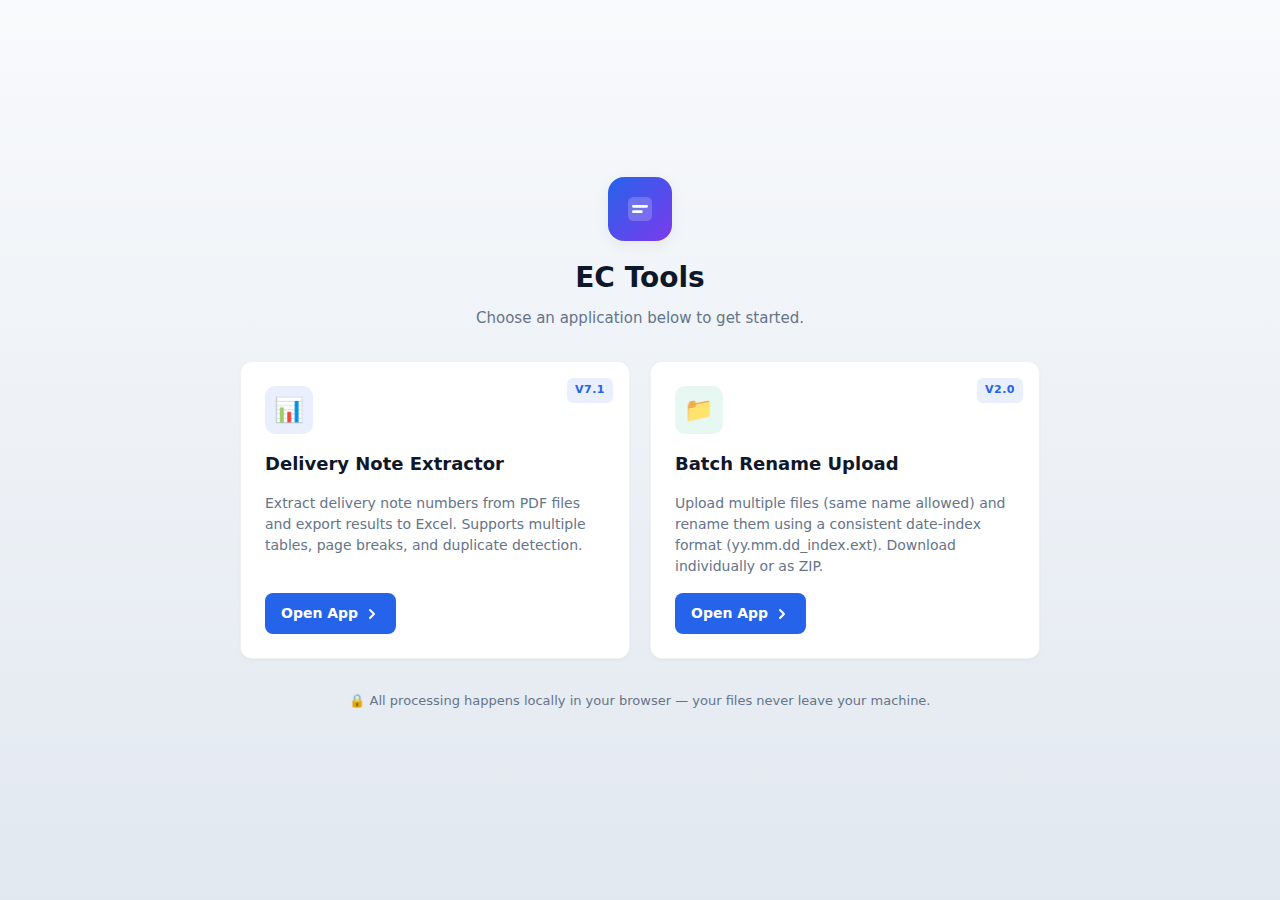
<file: menu.html>
<!DOCTYPE html>
<html lang="en">
<head>
  <meta charset="utf-8" />
  <meta name="viewport" content="width=device-width, initial-scale=1" />
  <meta name="description" content="EC Tools - Delivery note extraction and batch file renaming utilities" />
  <title>EC Tools — Menu</title>
  <style>
    :root {
      --bg: #f8fafc;
      --card: #ffffff;
      --text: #0f172a;
      --muted: #64748b;
      --accent: #2563eb;
      --accent-hover: #1d4ed8;
      --success: #10b981;
      --border: rgba(15, 23, 42, 0.06);
      --shadow-sm: 0 1px 3px rgba(0, 0, 0, 0.04);
      --shadow: 0 4px 16px rgba(0, 0, 0, 0.06);
      --shadow-lg: 0 8px 32px rgba(0, 0, 0, 0.08);
      --radius: 12px;
    }
    *, *::before, *::after { box-sizing: border-box; }
    html, body { height: 100%; }
    body {
      font-family: 'Inter', system-ui, -apple-system, 'Segoe UI', Roboto, 'Helvetica Neue', Arial, sans-serif;
      background: linear-gradient(180deg, var(--bg) 0%, #e2e8f0 100%);
      margin: 0;
      padding: 32px;
      color: var(--text);
      line-height: 1.5;
      min-height: 100vh;
      display: flex;
      align-items: center;
      justify-content: center;
      -webkit-font-smoothing: antialiased;
    }
    .container { max-width: 800px; width: 100%; }
    .header { text-align: center; margin-bottom: 32px; }
    .header .logo {
      width: 64px;
      height: 64px;
      background: linear-gradient(135deg, var(--accent), #7c3aed);
      border-radius: 16px;
      display: inline-flex;
      align-items: center;
      justify-content: center;
      margin-bottom: 16px;
      box-shadow: var(--shadow);
    }
    .header .logo svg { width: 32px; height: 32px; }
    .header h1 { margin: 0; font-size: 28px; font-weight: 700; color: var(--text); }
    .header p { margin: 8px 0 0; color: var(--muted); font-size: 15px; }
    .grid { display: grid; grid-template-columns: repeat(auto-fit, minmax(280px, 1fr)); gap: 20px; }
    .tile {
      background: var(--card);
      border-radius: var(--radius);
      padding: 24px;
      text-decoration: none;
      color: inherit;
      display: flex;
      flex-direction: column;
      gap: 16px;
      box-shadow: var(--shadow-sm);
      border: 1px solid var(--border);
      transition: transform 0.2s ease, box-shadow 0.2s ease, border-color 0.2s ease;
      position: relative;
      overflow: hidden;
    }
    .tile::before {
      content: '';
      position: absolute;
      top: 0;
      left: 0;
      right: 0;
      height: 4px;
      background: linear-gradient(90deg, var(--accent), #7c3aed);
      opacity: 0;
      transition: opacity 0.2s ease;
    }
    .tile:hover {
      transform: translateY(-4px);
      box-shadow: var(--shadow-lg);
      border-color: rgba(37, 99, 235, 0.2);
    }
    .tile:hover::before { opacity: 1; }
    .tile:focus { outline: 2px solid var(--accent); outline-offset: 2px; }
    .tile .icon {
      width: 48px;
      height: 48px;
      border-radius: 10px;
      display: flex;
      align-items: center;
      justify-content: center;
      font-size: 24px;
    }
    .tile.extractor .icon { background: rgba(37, 99, 235, 0.1); }
    .tile.rename .icon { background: rgba(16, 185, 129, 0.1); }
    .tile .title { font-weight: 600; font-size: 18px; margin: 0; }
    .tile .desc { color: var(--muted); font-size: 14px; margin: 0; flex: 1; }
    .tile .cta {
      display: inline-flex;
      align-items: center;
      gap: 6px;
      padding: 10px 16px;
      background: var(--accent);
      color: #fff;
      border-radius: 8px;
      font-weight: 600;
      font-size: 14px;
      text-decoration: none;
      transition: background 0.15s ease;
      width: fit-content;
    }
    .tile:hover .cta { background: var(--accent-hover); }
    .tile .badge {
      position: absolute;
      top: 16px;
      right: 16px;
      background: rgba(37, 99, 235, 0.1);
      color: var(--accent);
      font-size: 11px;
      font-weight: 600;
      padding: 4px 8px;
      border-radius: 6px;
      text-transform: uppercase;
      letter-spacing: 0.5px;
    }
    .footer { margin-top: 32px; text-align: center; color: var(--muted); font-size: 13px; }
    .footer a { color: var(--accent); text-decoration: none; }
    .footer a:hover { text-decoration: underline; }
    @media (max-width: 600px) {
      body { padding: 20px; align-items: flex-start; }
      .header h1 { font-size: 24px; }
      .grid { grid-template-columns: 1fr; }
      .tile { padding: 20px; }
    }
    @media (prefers-reduced-motion: reduce) {
      * { animation: none !important; transition: none !important; }
    }
    @media (prefers-color-scheme: dark) {
      :root {
        --bg: #0f172a;
        --card: #1e293b;
        --text: #f1f5f9;
        --muted: #94a3b8;
        --border: rgba(255, 255, 255, 0.06);
      }
    }
  </style>
</head>
<body>
  <div class="container">
    <header class="header">
      <div class="logo" aria-hidden="true">
        <svg viewBox="0 0 24 24" fill="none" xmlns="http://www.w3.org/2000/svg">
          <rect x="3" y="3" width="18" height="18" rx="4" fill="white" fill-opacity="0.2"/>
          <path d="M7 10h10M7 14h6" stroke="white" stroke-width="2" stroke-linecap="round"/>
        </svg>
      </div>
      <h1>EC Tools</h1>
      <p>Choose an application below to get started.</p>
    </header>
    <main>
      <div class="grid" role="list">
        <a class="tile extractor" href="index.html" role="listitem" aria-label="Open Delivery Note Extractor">
          <span class="badge">v7.1</span>
          <div class="icon" aria-hidden="true">📊</div>
          <h2 class="title">Delivery Note Extractor</h2>
          <p class="desc">
            Extract delivery note numbers from PDF files and export results to Excel.
            Supports multiple tables, page breaks, and duplicate detection.
          </p>
          <span class="cta">
            Open App
            <svg width="16" height="16" viewBox="0 0 16 16" fill="none" aria-hidden="true">
              <path d="M6 12l4-4-4-4" stroke="currentColor" stroke-width="2" stroke-linecap="round" stroke-linejoin="round"/>
            </svg>
          </span>
        </a>
        <a class="tile rename" href="rename-upload.html" role="listitem" aria-label="Open Batch Rename Upload">
          <span class="badge">v2.0</span>
          <div class="icon" aria-hidden="true">📁</div>
          <h2 class="title">Batch Rename Upload</h2>
          <p class="desc">
            Upload multiple files (same name allowed) and rename them using a consistent
            date-index format (yy.mm.dd_index.ext). Download individually or as ZIP.
          </p>
          <span class="cta">
            Open App
            <svg width="16" height="16" viewBox="0 0 16 16" fill="none" aria-hidden="true">
              <path d="M6 12l4-4-4-4" stroke="currentColor" stroke-width="2" stroke-linecap="round" stroke-linejoin="round"/>
            </svg>
          </span>
        </a>
      </div>
    </main>
    <footer class="footer">
      <p>🔒 All processing happens locally in your browser — your files never leave your machine.</p>
    </footer>
  </div>
</body>
</html>
</file>
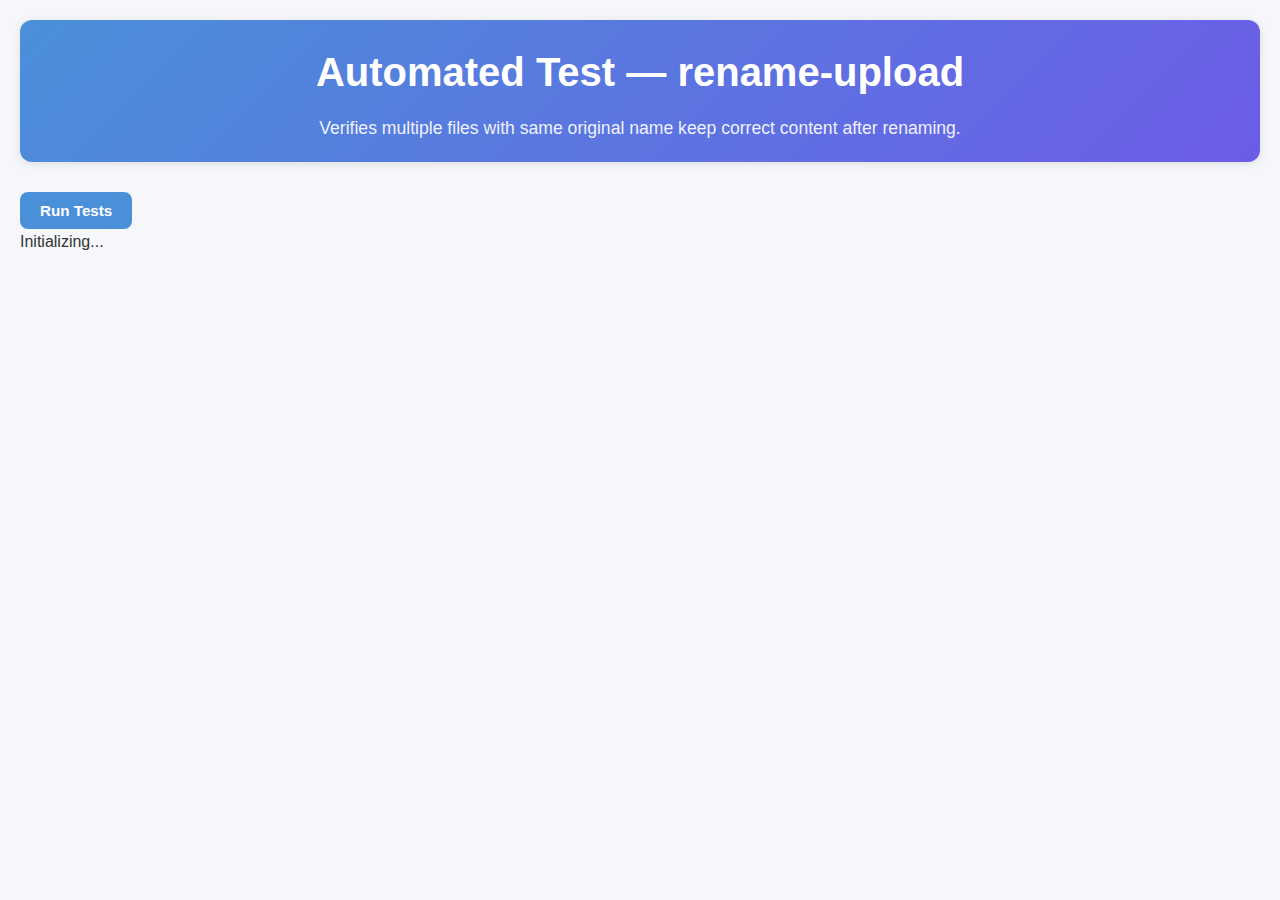
<file: rename-upload-test.html>
<!doctype html>
<html lang="en">
<head>
  <meta charset="utf-8">
  <meta name="viewport" content="width=device-width,initial-scale=1">
  <title>Rename Upload - Automated Test</title>
  <link rel="stylesheet" href="styles.css">
</head>
<body>
  <div class="container">
    <header class="header">
      <h1>Automated Test — rename-upload</h1>
      <p class="subtitle">Verifies multiple files with same original name keep correct content after renaming.</p>
    </header>

    <section class="test-section">
      <button id="runTest" class="btn btn-primary">Run Tests</button>
      <div id="results"></div>
    </section>
  </div>

  <script src="rename-upload.js"></script>
  <script>
    // Build three distinct File objects with identical original names but different contents
    async function run() {
      const resultsDiv = document.getElementById('results');
      resultsDiv.innerHTML = '<div class="test-result info">Initializing...</div>';

      // create three files named 'duplicate.pdf' with different text content
      const contents = ['CONTENT-A', 'CONTENT-B', 'CONTENT-C'];
      const files = contents.map((c, i) => new File([c], 'duplicate.pdf', { type: 'application/pdf' }));

      // programmatically add files
      RenameUpload.addFiles(files);

      resultsDiv.innerHTML = '<div class="test-result info">Files added to uploader. Processing...</div>';

      // process (rename)
      await RenameUpload.process();

      resultsDiv.innerHTML = '<div class="test-result info">Processing complete. Verifying contents...</div>';

      // Get internal state
      const state = RenameUpload._internal();

      // we will read each renamedFile as text and compare
      const failures = [];

      for (let i = 0; i < state.length; i++) {
        const u = state[i];
        const renamed = u.renamedFile;
        if (!renamed) {
          failures.push(`Item ${i+1}: renamedFile missing`);
          continue;
        }

        // read content as text (Blobs created from small strings are readable)
        const text = await renamed.text();
        const expected = contents[i];
        if (text !== expected) {
          failures.push(`Mismatch for ${u.newName}: expected "${expected}", got "${text}"`);
        }
      }

      if (failures.length === 0) {
        resultsDiv.innerHTML = '<div class="test-result pass">✓ All renamed files preserved original content in correct order.</div>';
      } else {
        resultsDiv.innerHTML = '<div class="test-result fail"><strong>Failures:</strong><br>' + failures.join('<br>') + '</div>';
      }

      // Show mapping
      const mapping = state.map((u, i) => `<li>${u.originalName} → ${u.newName} (size ${u.size})</li>`).join('');
      resultsDiv.insertAdjacentHTML('beforeend', `<h3>Mapping</h3><ul>${mapping}</ul>`);
    }

    document.getElementById('runTest').addEventListener('click', run);

    // Auto-run tests when the page loads so CI / Simple Browser can execute without manual click
    window.addEventListener('DOMContentLoaded', () => {
      // small timeout to ensure RenameUpload API initialized
      setTimeout(() => {
        try { run(); } catch (e) { console.error('Auto-run test error', e); }
      }, 100);
    });
  </script>
</body>
</html>
</file>
<file: styles.css>
/* ===========================================
   DELIVERY NOTE EXTRACTOR - STYLES v4.0
   Professional Edition - Complete CSS
   =========================================== */

/* CSS Variables for theming */
:root {
    --primary-color: #4a90d9;
    --primary-hover: #357abd;
    --success-color: #28a745;
    --success-hover: #218838;
    --warning-color: #ffc107;
    --warning-hover: #e0a800;
    --danger-color: #dc3545;
    --danger-hover: #c82333;
    --info-color: #17a2b8;
    --info-hover: #138496;
    --auto-correct-color: #9b59b6;
    --auto-correct-hover: #8e44ad;
    --background-color: #f5f7fa;
    --card-background: #ffffff;
    --text-primary: #333333;
    --text-secondary: #666666;
    --border-color: #e0e0e0;
    --shadow: 0 2px 10px rgba(0, 0, 0, 0.1);
    --shadow-hover: 0 4px 20px rgba(0, 0, 0, 0.15);
    --radius: 8px;
    --radius-lg: 12px;
}

/* Reset & Base Styles */
* {
    margin: 0;
    padding: 0;
    box-sizing: border-box;
}

body {
    font-family: 'Segoe UI', Tahoma, Geneva, Verdana, sans-serif;
    background-color: var(--background-color);
    color: var(--text-primary);
    line-height: 1.6;
    min-height: 100vh;
}

/* Container */
.container {
    max-width: 1400px;
    margin: 0 auto;
    padding: 20px;
}

/* Header */
.header {
    text-align: center;
    margin-bottom: 30px;
    padding: 20px;
    background: linear-gradient(135deg, var(--primary-color), #6c5ce7);
    color: white;
    border-radius: var(--radius-lg);
    box-shadow: var(--shadow);
    position: relative;
}

.header h1 {
    font-size: 2.5rem;
    margin-bottom: 10px;
}

.subtitle {
    font-size: 1.1rem;
    opacity: 0.9;
}

.version-badge {
    display: inline-block;
    margin-top: 10px;
    padding: 4px 12px;
    background: rgba(255, 255, 255, 0.2);
    border-radius: 20px;
    font-size: 0.85rem;
}

/* Library Status */
.library-status {
    background-color: #fff3cd;
    border: 1px solid #ffc107;
    border-radius: var(--radius);
    padding: 15px;
    margin-bottom: 20px;
    text-align: center;
}

.library-error {
    color: #856404;
    font-weight: 600;
}

/* Upload Section */
.upload-section {
    margin-bottom: 30px;
    position: relative;
}

.drop-zone {
    border: 3px dashed var(--primary-color);
    border-radius: var(--radius-lg);
    padding: 60px 40px;
    text-align: center;
    background-color: var(--card-background);
    transition: all 0.3s ease;
    cursor: pointer;
    user-select: none;
}

.drop-zone:hover,
.drop-zone.dragover {
    background-color: #e8f4fd;
    border-color: var(--primary-hover);
    transform: scale(1.01);
}

.drop-zone-content {
    display: flex;
    flex-direction: column;
    align-items: center;
    gap: 15px;
    pointer-events: none;
}

.drop-zone-content .upload-btn {
    pointer-events: auto;
}

.drop-icon {
    font-size: 4rem;
}

.drop-text {
    font-size: 1.2rem;
    color: var(--text-secondary);
}

.upload-btn {
    display: inline-block;
    padding: 12px 30px;
    background-color: var(--primary-color);
    color: white;
    border: none;
    border-radius: var(--radius);
    cursor: pointer;
    font-size: 1rem;
    font-weight: 600;
    transition: background-color 0.3s ease, transform 0.2s ease;
}

.upload-btn:hover {
    background-color: var(--primary-hover);
    transform: scale(1.05);
}

.upload-btn:active {
    transform: scale(0.98);
}

.drop-hint {
    font-size: 0.9rem;
    color: var(--text-secondary);
}

/* Buttons */
.btn {
    padding: 10px 20px;
    border: none;
    border-radius: var(--radius);
    cursor: pointer;
    font-size: 0.95rem;
    font-weight: 600;
    transition: all 0.3s ease;
    display: inline-flex;
    align-items: center;
    gap: 8px;
}

.btn:disabled {
    opacity: 0.5;
    cursor: not-allowed;
}

.btn-primary {
    background-color: var(--primary-color);
    color: white;
}

.btn-primary:hover:not(:disabled) {
    background-color: var(--primary-hover);
}

.btn-success {
    background-color: var(--success-color);
    color: white;
}

.btn-success:hover:not(:disabled) {
    background-color: var(--success-hover);
}

.btn-danger {
    background-color: var(--danger-color);
    color: white;
}

.btn-danger:hover:not(:disabled) {
    background-color: var(--danger-hover);
}

.btn-secondary {
    background-color: #6c757d;
    color: white;
}

.btn-secondary:hover:not(:disabled) {
    background-color: #5a6268;
}

.btn-info {
    background-color: var(--info-color);
    color: white;
}

.btn-info:hover:not(:disabled) {
    background-color: var(--info-hover);
}

.btn-small {
    padding: 6px 12px;
    font-size: 0.85rem;
}

/* Files Section */
.files-section {
    background-color: var(--card-background);
    border-radius: var(--radius-lg);
    padding: 25px;
    margin-bottom: 30px;
    box-shadow: var(--shadow);
}

.section-header {
    display: flex;
    justify-content: space-between;
    align-items: center;
    margin-bottom: 20px;
    flex-wrap: wrap;
    gap: 15px;
}

.section-header h2 {
    font-size: 1.4rem;
    color: var(--text-primary);
}

.action-buttons {
    display: flex;
    gap: 10px;
    flex-wrap: wrap;
}

/* Search Box */
.search-box {
    flex-grow: 1;
    max-width: 300px;
}

.search-input {
    width: 100%;
    padding: 10px 15px;
    border: 2px solid var(--border-color);
    border-radius: var(--radius);
    font-size: 0.95rem;
    transition: border-color 0.3s ease;
}

.search-input:focus {
    outline: none;
    border-color: var(--primary-color);
}

/* Global Progress */
.global-progress {
    margin-bottom: 20px;
    padding: 15px;
    background-color: #f8f9fa;
    border-radius: var(--radius);
}

.progress-info {
    display: flex;
    justify-content: space-between;
    margin-bottom: 8px;
    font-weight: 600;
}

.progress-bar {
    height: 20px;
    background-color: #e0e0e0;
    border-radius: 10px;
    overflow: hidden;
}

.progress-fill {
    height: 100%;
    background: linear-gradient(90deg, var(--primary-color), var(--success-color));
    width: 0%;
    transition: width 0.3s ease;
    border-radius: 10px;
}

/* Table */
.table-container {
    overflow-x: auto;
    margin-bottom: 20px;
}

.files-table {
    width: 100%;
    border-collapse: collapse;
    font-size: 0.9rem;
}

.files-table th,
.files-table td {
    padding: 12px 15px;
    text-align: left;
    border-bottom: 1px solid var(--border-color);
}

.files-table th {
    background-color: #f8f9fa;
    font-weight: 600;
    color: var(--text-primary);
    white-space: nowrap;
}

.files-table th.sortable {
    cursor: pointer;
    user-select: none;
    transition: background-color 0.2s ease;
}

.files-table th.sortable:hover {
    background-color: #e9ecef;
}

.files-table th.sort-asc::after {
    content: ' ▲';
    color: var(--primary-color);
}

.files-table th.sort-desc::after {
    content: ' ▼';
    color: var(--primary-color);
}

.files-table tbody tr:hover {
    background-color: #f8f9fa;
}

/* Clickable Cell Links */
.cell-link {
    background: none;
    border: none;
    color: inherit;
    font-weight: 600;
    cursor: pointer;
    padding: 4px 8px;
    border-radius: 4px;
    transition: all 0.2s ease;
    text-decoration: underline;
    text-decoration-style: dotted;
}

.cell-link:hover {
    background-color: rgba(0, 0, 0, 0.05);
    text-decoration-style: solid;
}

.num-accepted .cell-link {
    color: var(--success-color);
}

.num-excluded .cell-link {
    color: #856404;
}

.num-invalid .cell-link {
    color: var(--danger-color);
}

.num-duplicate .cell-link {
    color: var(--info-color);
}

.num-corrected .cell-link {
    color: var(--auto-correct-color);
}

/* Status Badges */
.status-badge {
    display: inline-block;
    padding: 4px 12px;
    border-radius: 20px;
    font-size: 0.8rem;
    font-weight: 600;
    white-space: nowrap;
}

.status-pending {
    background-color: #e9ecef;
    color: #495057;
}

.status-processing {
    background-color: #fff3cd;
    color: #856404;
    animation: pulse 1.5s infinite;
}

.status-done {
    background-color: #d4edda;
    color: #155724;
}

.status-error {
    background-color: #f8d7da;
    color: #721c24;
}

.status-empty {
    background-color: #fff3cd;
    color: #856404;
    cursor: help;
}

.no-download {
    display: inline-block;
    padding: 4px 8px;
    font-size: 0.75rem;
    color: #6c757d;
    background-color: #e9ecef;
    border-radius: 4px;
    cursor: help;
}

@keyframes pulse {
    0%, 100% { opacity: 1; }
    50% { opacity: 0.6; }
}

/* Validation Info Box */
.validation-info {
    background: linear-gradient(135deg, #f8f9fa, #e9ecef);
    border-radius: var(--radius);
    padding: 20px;
    margin-top: 20px;
}

.validation-info h4 {
    margin-bottom: 15px;
    color: var(--text-primary);
}

.validation-info ul {
    list-style: none;
    display: grid;
    grid-template-columns: repeat(auto-fit, minmax(280px, 1fr));
    gap: 10px;
}

.validation-info li {
    display: flex;
    align-items: center;
    gap: 10px;
    font-size: 0.9rem;
}

.rule-badge {
    display: inline-block;
    padding: 2px 8px;
    border-radius: 4px;
    font-size: 0.75rem;
    font-weight: 600;
}

.rule-badge.accepted {
    background-color: #d4edda;
    color: #155724;
}

.rule-badge.excluded {
    background-color: #fff3cd;
    color: #856404;
}

.rule-badge.invalid {
    background-color: #f8d7da;
    color: #721c24;
}

.rule-badge.corrected {
    background-color: #f3e8ff;
    color: #6b21a8;
}

/* Dashboard Section */
.dashboard-section {
    background-color: var(--card-background);
    border-radius: var(--radius-lg);
    padding: 25px;
    margin-bottom: 30px;
    box-shadow: var(--shadow);
}

.dashboard-section h2 {
    margin-bottom: 20px;
    font-size: 1.4rem;
}

.dashboard-section h2 small {
    font-size: 0.7em;
    color: var(--text-secondary);
    font-weight: normal;
}

.stats-grid {
    display: grid;
    grid-template-columns: repeat(auto-fit, minmax(200px, 1fr));
    gap: 20px;
}

.stat-card {
    display: flex;
    align-items: center;
    gap: 15px;
    padding: 20px;
    background-color: #f8f9fa;
    border-radius: var(--radius);
    border-left: 4px solid var(--primary-color);
    transition: transform 0.3s ease, box-shadow 0.3s ease;
}

.stat-card:hover {
    transform: translateY(-3px);
    box-shadow: var(--shadow-hover);
}

.stat-card.clickable {
    cursor: pointer;
}

.stat-card.clickable:hover {
    transform: translateY(-5px);
}

.stat-card.clickable::after {
    content: '👁️';
    position: absolute;
    right: 10px;
    top: 10px;
    opacity: 0;
    transition: opacity 0.2s ease;
}

.stat-card.clickable:hover::after {
    opacity: 1;
}

.stat-card.success {
    border-left-color: var(--success-color);
}

.stat-card.warning {
    border-left-color: var(--warning-color);
}

.stat-card.danger {
    border-left-color: var(--danger-color);
}

.stat-card.info {
    border-left-color: var(--info-color);
}

.stat-card.auto-correct {
    border-left-color: var(--auto-correct-color);
}

.stat-icon {
    font-size: 2rem;
}

.stat-info {
    display: flex;
    flex-direction: column;
}

.stat-value {
    font-size: 1.8rem;
    font-weight: 700;
    color: var(--text-primary);
}

.stat-label {
    font-size: 0.9rem;
    color: var(--text-secondary);
}

/* Errors Section */
.errors-section {
    background-color: var(--card-background);
    border-radius: var(--radius-lg);
    padding: 25px;
    margin-bottom: 30px;
    box-shadow: var(--shadow);
}

.errors-section h2 {
    margin-bottom: 20px;
    font-size: 1.4rem;
    color: var(--danger-color);
}

.error-card {
    background-color: #fff5f5;
    border: 1px solid #fed7d7;
    border-radius: var(--radius);
    padding: 15px;
    margin-bottom: 15px;
}

.error-card-header {
    display: flex;
    justify-content: space-between;
    align-items: center;
    margin-bottom: 10px;
    flex-wrap: wrap;
    gap: 10px;
}

.error-card-title {
    font-weight: 600;
    color: var(--danger-color);
}

.error-list {
    display: flex;
    flex-direction: column;
    gap: 8px;
}

.error-item {
    display: flex;
    align-items: center;
    gap: 10px;
    background-color: white;
    padding: 8px 12px;
    border-radius: 4px;
    font-family: 'Consolas', 'Monaco', monospace;
    font-size: 0.85rem;
    border: 1px solid #fed7d7;
}

.error-value {
    font-weight: 600;
    color: var(--danger-color);
}

.error-reason {
    color: var(--text-secondary);
    font-size: 0.8rem;
}

/* Badges */
.badge {
    display: inline-block;
    padding: 2px 8px;
    border-radius: 12px;
    font-size: 0.75rem;
    font-weight: 600;
}

.badge-red {
    background-color: var(--danger-color);
    color: white;
}

.badge-purple {
    background-color: var(--auto-correct-color);
    color: white;
}

/* Auto-Corrections Card */
.correction-card {
    background-color: #f3e8ff;
    border: 1px solid #d6bcfa;
    border-radius: var(--radius);
    padding: 15px;
    margin-bottom: 15px;
}

.correction-card-header {
    display: flex;
    justify-content: space-between;
    align-items: center;
    margin-bottom: 10px;
    flex-wrap: wrap;
    gap: 10px;
}

.correction-card-title {
    font-weight: 600;
    color: var(--auto-correct-color);
}

.correction-list {
    display: flex;
    flex-direction: column;
    gap: 8px;
}

.correction-item {
    display: flex;
    align-items: center;
    gap: 10px;
    background-color: white;
    padding: 8px 12px;
    border-radius: 4px;
    font-family: 'Consolas', 'Monaco', monospace;
    font-size: 0.85rem;
    border: 1px solid #d6bcfa;
    flex-wrap: wrap;
}

.correction-original {
    color: var(--danger-color);
    text-decoration: line-through;
}

.correction-arrow {
    color: var(--auto-correct-color);
    font-weight: bold;
}

.correction-fixed {
    color: var(--success-color);
    font-weight: bold;
}

.correction-confidence {
    padding: 2px 6px;
    border-radius: 4px;
    font-size: 0.7rem;
    font-weight: 600;
}

.correction-confidence.high {
    background-color: #d4edda;
    color: #155724;
}

.correction-confidence.medium {
    background-color: #fff3cd;
    color: #856404;
}

.more-items {
    text-align: center;
    color: var(--text-secondary);
    font-size: 0.85rem;
    padding: 8px;
}

/* Modal Styles */
.modal-overlay {
    display: none;
    position: fixed;
    top: 0;
    left: 0;
    width: 100%;
    height: 100%;
    background-color: rgba(0, 0, 0, 0.5);
    z-index: 1000;
    justify-content: center;
    align-items: center;
    padding: 20px;
}

.modal-container {
    background-color: white;
    border-radius: var(--radius-lg);
    width: 100%;
    max-width: 800px;
    max-height: 90vh;
    display: flex;
    flex-direction: column;
    box-shadow: 0 10px 40px rgba(0, 0, 0, 0.2);
    animation: modalSlideIn 0.3s ease;
}

@keyframes modalSlideIn {
    from {
        opacity: 0;
        transform: translateY(-20px);
    }
    to {
        opacity: 1;
        transform: translateY(0);
    }
}

.modal-header {
    display: flex;
    justify-content: space-between;
    align-items: center;
    padding: 20px;
    border-bottom: 1px solid var(--border-color);
}

.modal-header h3 {
    font-size: 1.3rem;
    color: var(--text-primary);
}

.modal-close {
    background: none;
    border: none;
    font-size: 1.5rem;
    cursor: pointer;
    color: var(--text-secondary);
    transition: color 0.2s ease;
}

.modal-close:hover {
    color: var(--danger-color);
}

.modal-search {
    display: flex;
    align-items: center;
    gap: 15px;
    padding: 15px 20px;
    background-color: #f8f9fa;
    border-bottom: 1px solid var(--border-color);
}

.modal-search input {
    flex-grow: 1;
    padding: 10px 15px;
    border: 2px solid var(--border-color);
    border-radius: var(--radius);
    font-size: 0.95rem;
}

.modal-search input:focus {
    outline: none;
    border-color: var(--primary-color);
}

.modal-count {
    color: var(--text-secondary);
    font-weight: 600;
    white-space: nowrap;
}

.modal-body {
    flex-grow: 1;
    overflow-y: auto;
    padding: 20px;
}

.modal-list {
    display: flex;
    flex-direction: column;
    gap: 8px;
}

.modal-item {
    display: flex;
    align-items: center;
    gap: 15px;
    padding: 12px 15px;
    background-color: #f8f9fa;
    border-radius: var(--radius);
    border: 1px solid var(--border-color);
    flex-wrap: wrap;
}

.modal-item-correction {
    background-color: #f3e8ff;
    border-color: #d6bcfa;
}

.modal-item-duplicate {
    background-color: #fff8e1;
    border-color: #ffcc80;
}

.duplicate-count {
    background-color: #ff9800;
    color: white;
    padding: 2px 8px;
    border-radius: 12px;
    font-weight: bold;
    font-size: 0.85rem;
}

.modal-value {
    font-family: 'Consolas', 'Monaco', monospace;
    font-weight: 600;
}

.modal-value.original {
    color: var(--danger-color);
    text-decoration: line-through;
}

.modal-value.corrected {
    color: var(--success-color);
}

.modal-arrow {
    color: var(--auto-correct-color);
    font-weight: bold;
    font-size: 1.2rem;
}

.modal-confidence {
    padding: 2px 8px;
    border-radius: 4px;
    font-size: 0.75rem;
    font-weight: 600;
}

.modal-confidence.high {
    background-color: #d4edda;
    color: #155724;
}

.modal-confidence.medium {
    background-color: #fff3cd;
    color: #856404;
}

.modal-reason {
    color: var(--text-secondary);
    font-size: 0.85rem;
    flex-grow: 1;
}

.modal-empty {
    text-align: center;
    padding: 40px;
    color: var(--text-secondary);
}

.modal-truncated {
    text-align: center;
    padding: 15px;
    color: var(--text-secondary);
    font-style: italic;
}

.modal-footer {
    display: flex;
    justify-content: flex-end;
    gap: 10px;
    padding: 15px 20px;
    border-top: 1px solid var(--border-color);
}

/* Notification Styles */
.notification {
    position: fixed;
    top: 20px;
    right: 20px;
    display: flex;
    align-items: center;
    gap: 12px;
    padding: 15px 20px;
    background-color: white;
    border-radius: var(--radius);
    box-shadow: 0 5px 20px rgba(0, 0, 0, 0.15);
    z-index: 2000;
    transform: translateX(120%);
    transition: transform 0.3s ease;
}

.notification.show {
    transform: translateX(0);
}

.notification-success {
    border-left: 4px solid var(--success-color);
}

.notification-error {
    border-left: 4px solid var(--danger-color);
}

.notification-warning {
    border-left: 4px solid var(--warning-color);
}

.notification-info {
    border-left: 4px solid var(--info-color);
}

.notification-icon {
    font-size: 1.2rem;
}

.notification-message {
    font-weight: 500;
}

.notification-close {
    background: none;
    border: none;
    font-size: 1.2rem;
    cursor: pointer;
    color: var(--text-secondary);
    padding: 0 5px;
}

.notification-close:hover {
    color: var(--danger-color);
}

/* Footer */
.footer {
    text-align: center;
    padding: 20px;
    color: var(--text-secondary);
    font-size: 0.9rem;
}

.footer-hint {
    margin-top: 10px;
    font-size: 0.85rem;
    color: var(--primary-color);
}

/* Responsive */
@media (max-width: 768px) {
    .header h1 {
        font-size: 1.8rem;
    }

    .section-header {
        flex-direction: column;
        align-items: flex-start;
    }

    .search-box {
        max-width: 100%;
    }

    .action-buttons {
        width: 100%;
    }

    .action-buttons .btn {
        flex: 1;
        justify-content: center;
    }

    .stats-grid {
        grid-template-columns: 1fr 1fr;
    }

    .files-table {
        font-size: 0.8rem;
    }

    .files-table th,
    .files-table td {
        padding: 8px 10px;
    }

    .modal-container {
        max-height: 80vh;
    }

    .validation-info ul {
        grid-template-columns: 1fr;
    }
}

@media (max-width: 480px) {
    .stats-grid {
        grid-template-columns: 1fr;
    }

    .action-buttons {
        flex-direction: column;
    }

    .drop-zone {
        padding: 40px 20px;
    }

    .modal-item {
        flex-direction: column;
        align-items: flex-start;
    }
}

/* Number highlights */
.num-accepted {
    color: var(--success-color);
    font-weight: 600;
}

.num-excluded {
    color: #856404;
    font-weight: 600;
}

.num-invalid {
    color: var(--danger-color);
    font-weight: 600;
}

.num-duplicate {
    color: var(--info-color);
    font-weight: 600;
}

.num-corrected {
    color: var(--auto-correct-color);
    font-weight: 600;
}

/* Loading indicator */
.loading-indicator {
    display: inline-flex;
    align-items: center;
    gap: 8px;
}

.spinner {
    display: inline-block;
    width: 16px;
    height: 16px;
    border: 2px solid #f3f3f3;
    border-top: 2px solid var(--primary-color);
    border-radius: 50%;
    animation: spin 1s linear infinite;
}

@keyframes spin {
    0% { transform: rotate(0deg); }
    100% { transform: rotate(360deg); }
}

/* Scrollbar styling */
::-webkit-scrollbar {
    width: 8px;
    height: 8px;
}

::-webkit-scrollbar-track {
    background: #f1f1f1;
    border-radius: 4px;
}

::-webkit-scrollbar-thumb {
    background: #c1c1c1;
    border-radius: 4px;
}

::-webkit-scrollbar-thumb:hover {
    background: #a1a1a1;
}
</file>
